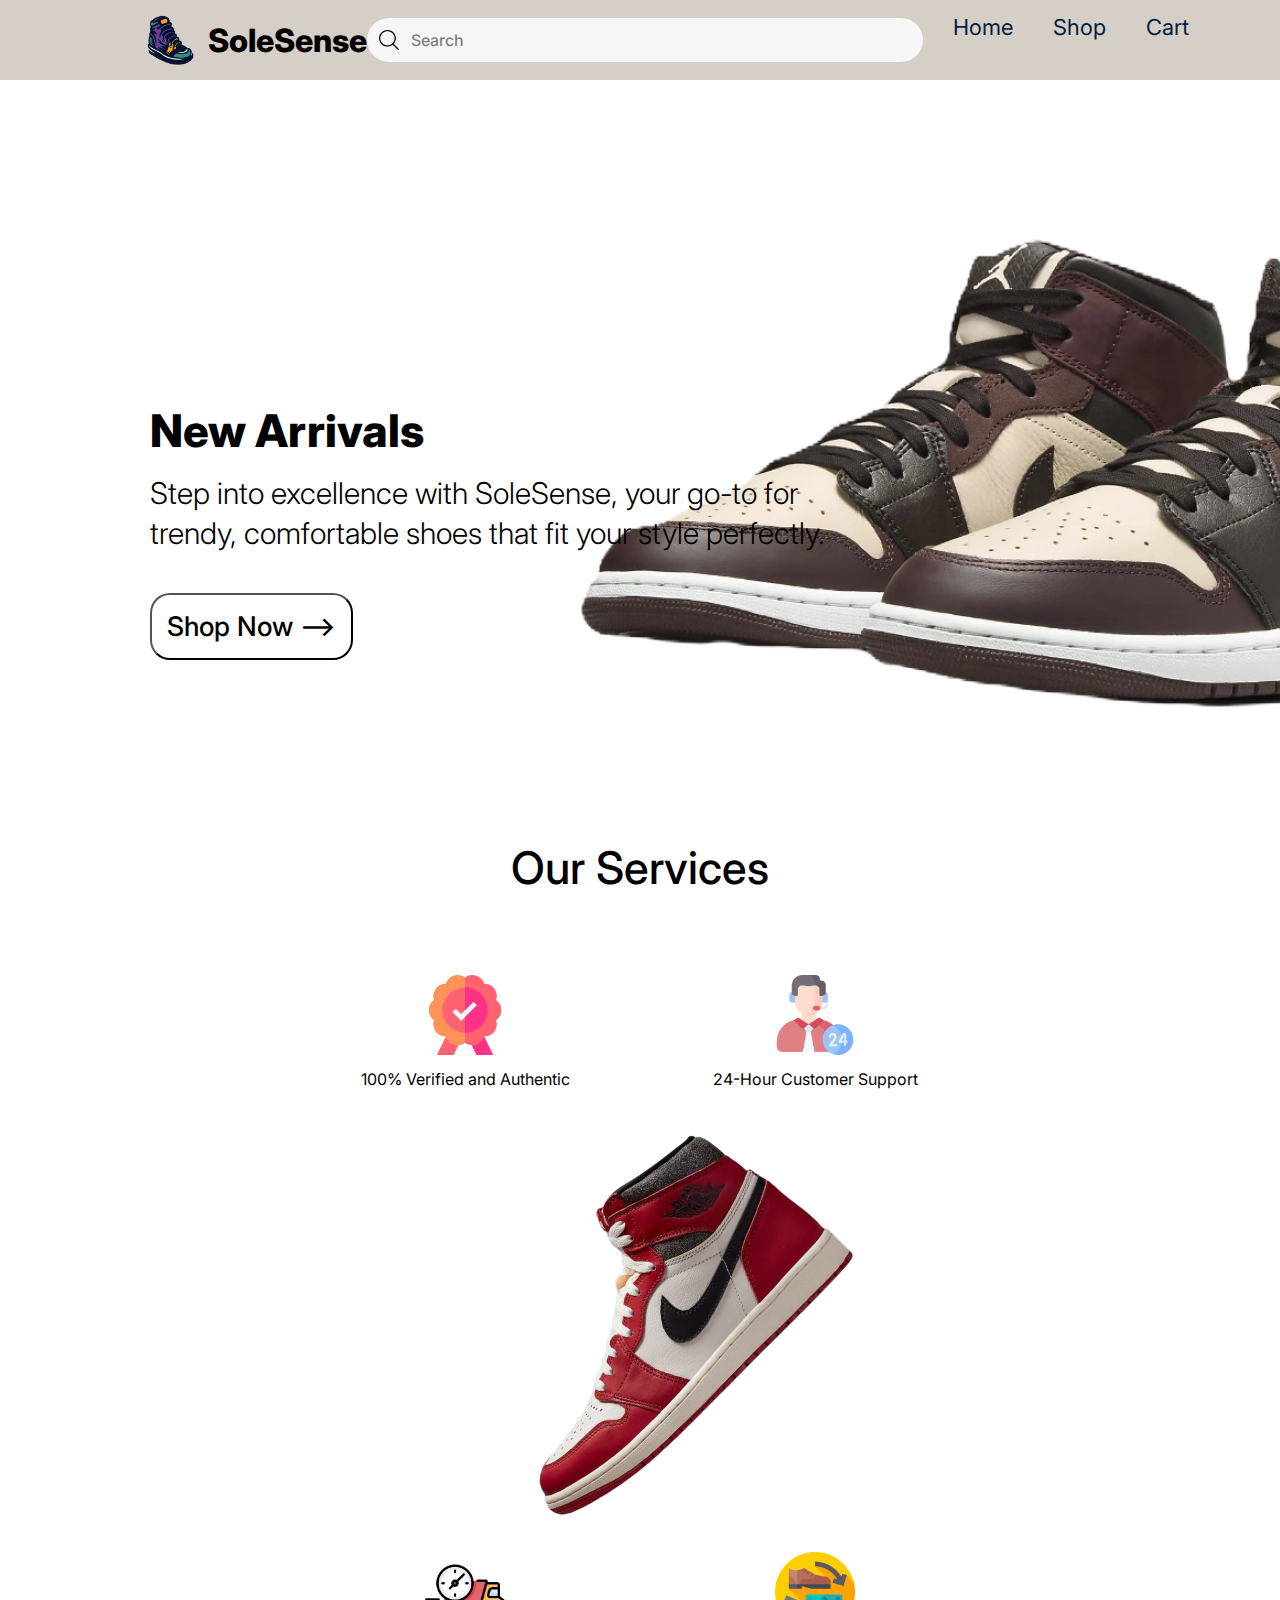
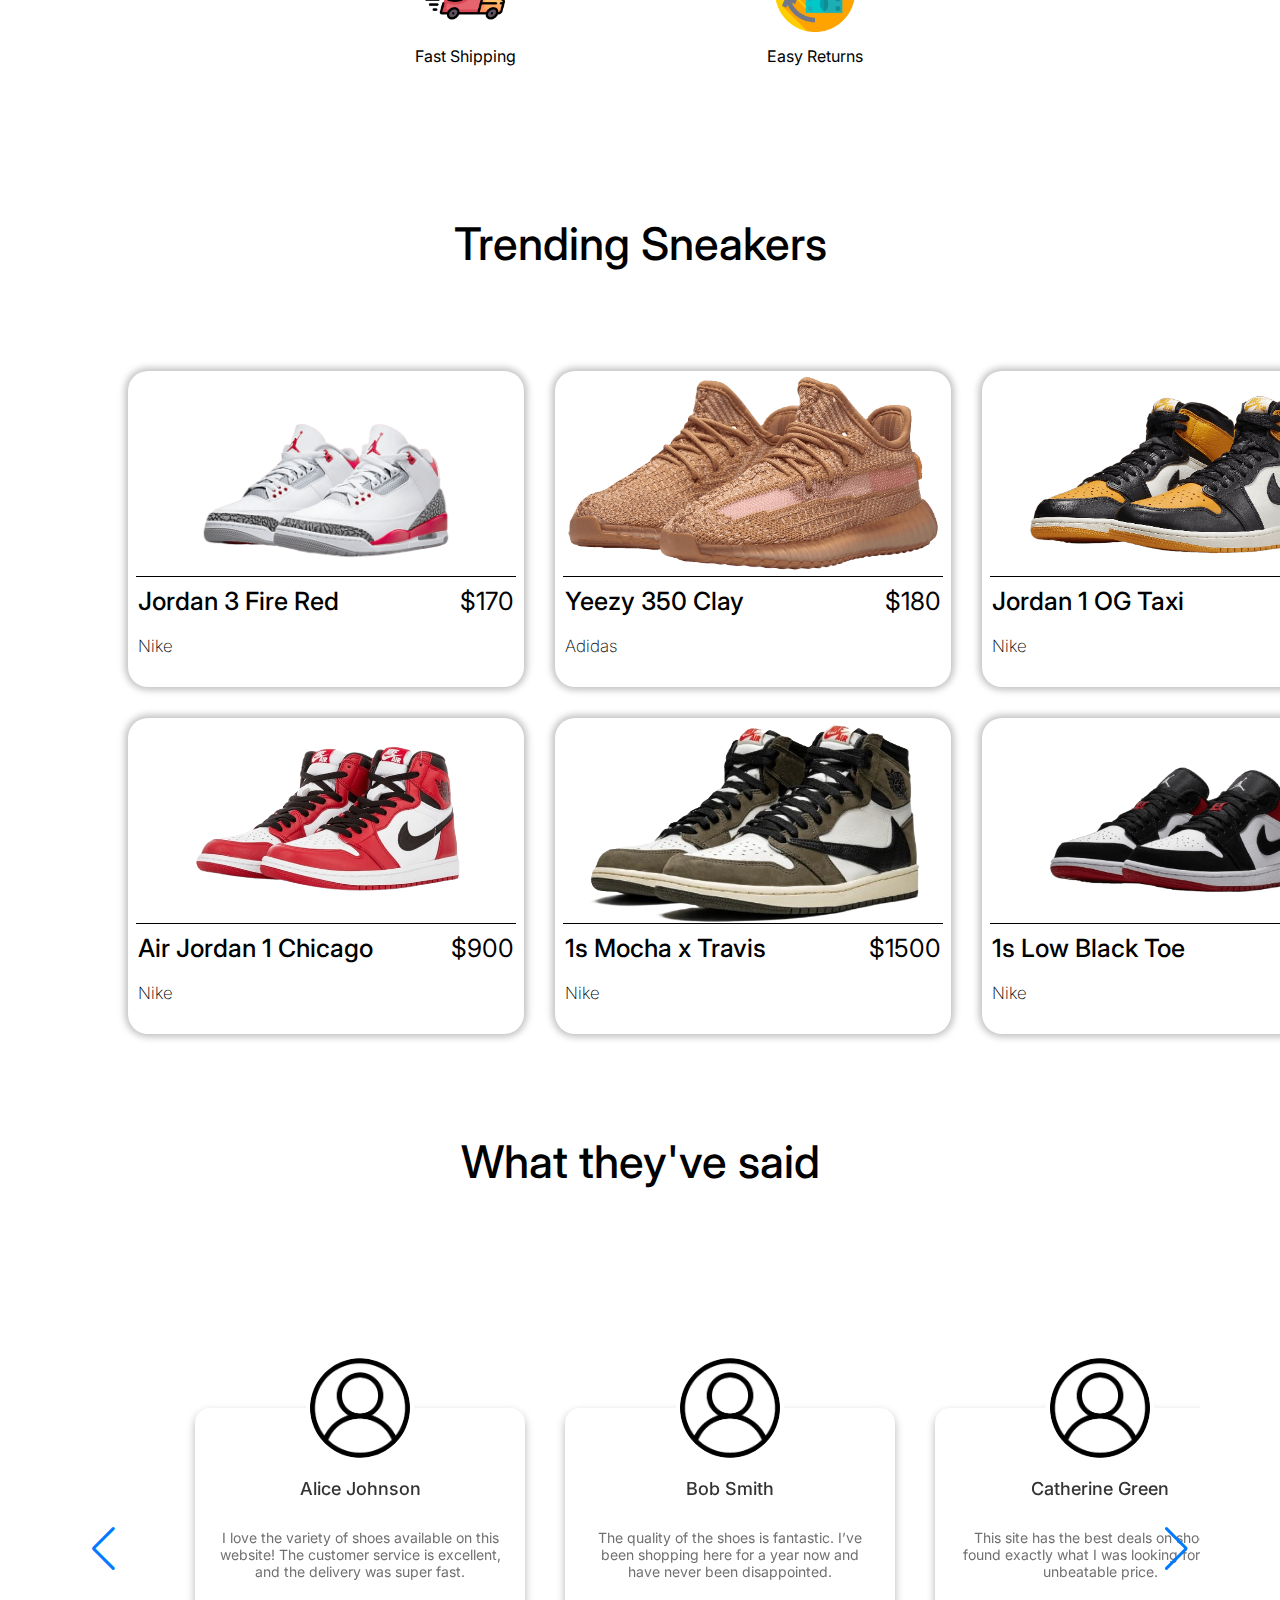
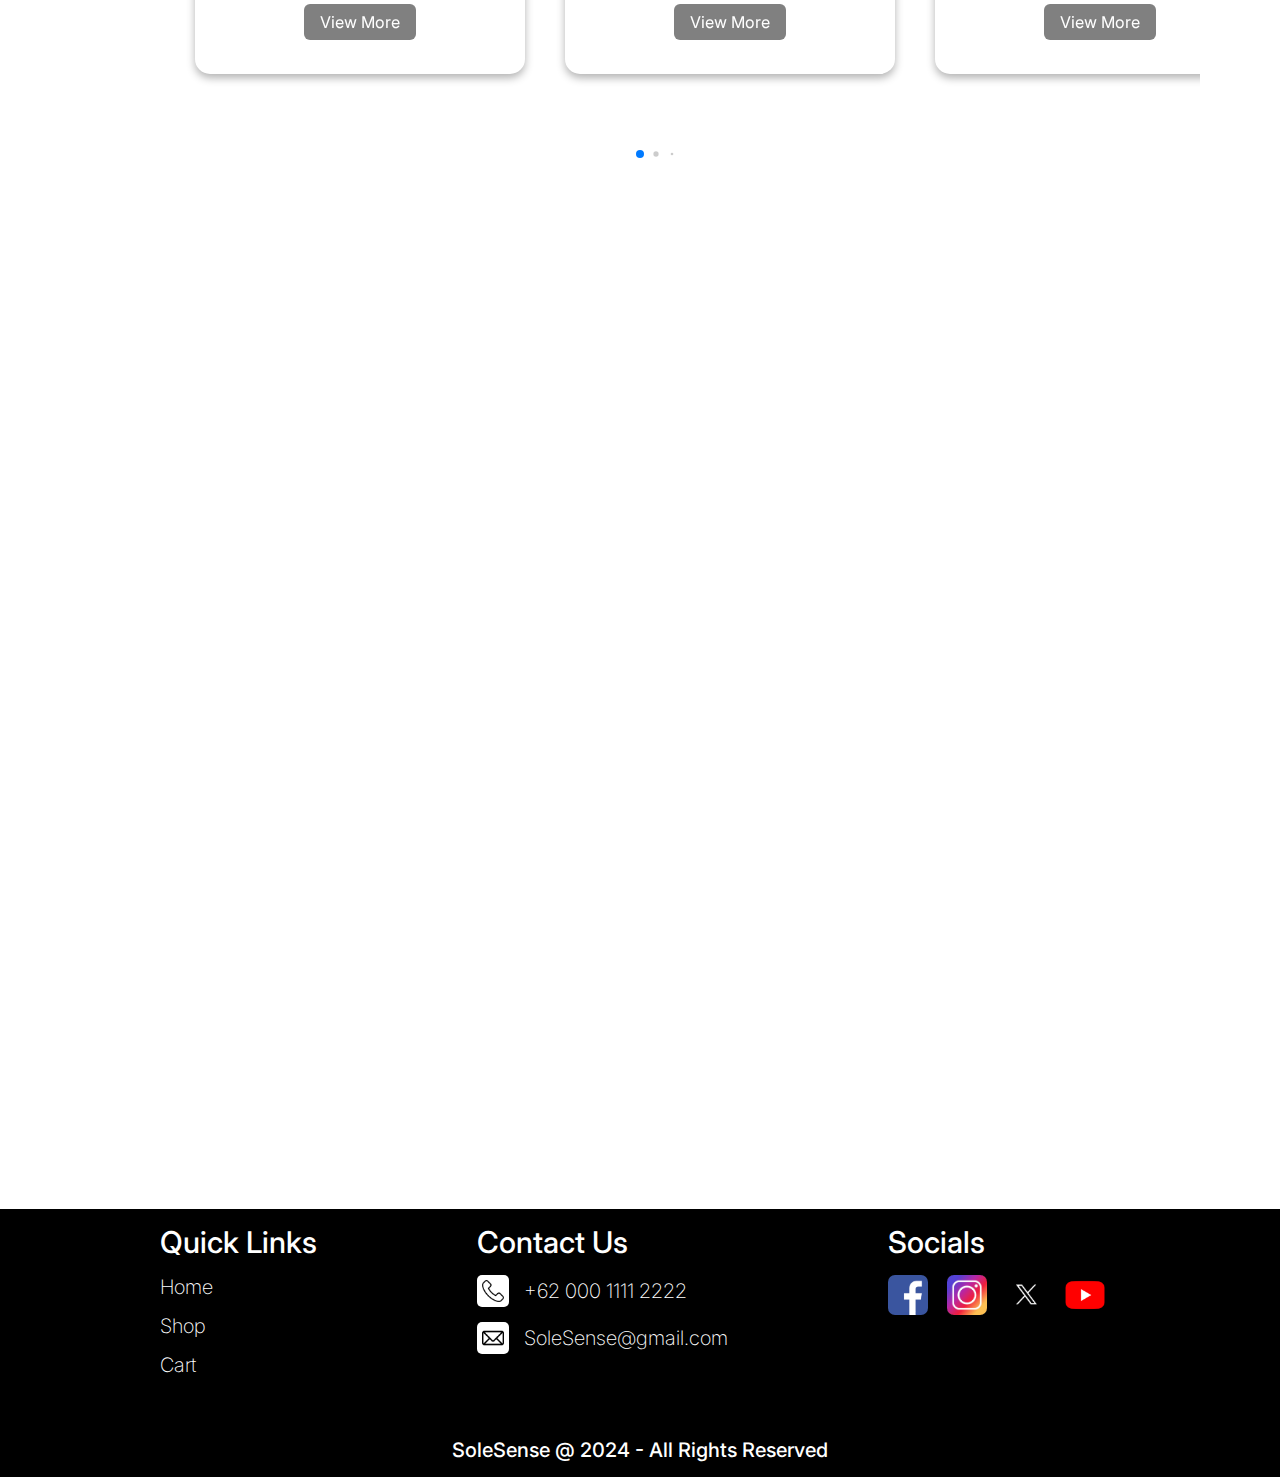
<file: index.html>
<!DOCTYPE html>
<html lang="en">

<head>
    <meta charset="UTF-8">
    <meta name="viewport" content="width=device-width, initial-scale=1.0">
    <title>SoleSense</title>
    <link rel="stylesheet" href="style.css">
    <link rel="stylesheet" href="swiper-bundle.min.css">
    <link rel="preconnect" href="https://fonts.googleapis.com">
    <link rel="preconnect" href="https://fonts.gstatic.com" crossorigin>
    <link href="https://fonts.googleapis.com/css2?family=Inter:wght@100..900&display=swap" rel="stylesheet">
</head>

<body>
    <div class="header">
        <nav class="nav">
            <img src="image/Assets/Brand Logo.png" alt="Brand Logo">
            <h1>SoleSense</h1>
            <form>
                <div class="search">
                    <img src="image/Assets/search-icon.png">
                    <input class="input" type="search" placeholder="Search">
                </div>
            </form>
            <ul class="nav-text">
                <li><a href="index.html">Home</a></li>
                <li><a href="shop.html">Shop</a></li>
                <li><a href="cart.html">Cart</a></li>
            </ul>
        </nav>
    </div>

    <div class="hero">
        <div class="hero-text">
            <h2>New Arrivals</h2>
            <p>Step into excellence with SoleSense, your go-to for<br> trendy, comfortable shoes that fit your style perfectly.</p>
            <button class="button-hero"><a href="shop.html">Shop Now --></a></button>
        </div>
        <img src="image/Assets/hero-image.png" alt="hero-image">
    </div>

    <section id="services">
        <h2>Our Services</h2>
        <div class="services-container">
            <div class="service-item">
                <img src="image/Our Services - Logo/Authentic.png" alt="Verified and Authentic">
                <p>100% Verified and Authentic</p>
            </div>
            <div class="service-item">
                <img src="image/Our Services - Logo/24 hour customer support.png" alt="Customer Support">
                <p>24-Hour Customer Support</p>
            </div>
            <div class="service-img">
                <img src="image/Our Services - Logo/Red Jordan.png" alt="Shoe" class="rotate">
            </div>
            <div class="service-item">
                <img src="image/Our Services - Logo/Fast Shipping.png" alt="Fast Shipping">
                <p>Fast Shipping</p>
            </div>
            <div class="service-item">
                <img src="image/Our Services - Logo/easy returns.png" alt="Easy Returns">
                <p>Easy Returns</p>
            </div>
        </div>
    </section>

    <div class="trending-sneakers">
        <h2 class="trending-sneakers-title">Trending Sneakers</h2>

        <div class="outer-container">

            <div class="trending-sneakers-container">
    
                <img src="image/Shoes/Jordan 3 Fire Red.png">
    
                <div class="trending-sneakers-content">
                    <h2>Jordan 3 Fire Red</h2>
                    <p>$170</p>
                </div>
    
                <p class="trending-sneakers-brand">Nike</p>
            </div>

            <div class="trending-sneakers-container">
    
                <img src="image/Shoes/Yeezy 350 Clay.png">
    
                <div class="trending-sneakers-content">
                    <h2>Yeezy 350 Clay</h2>
                    <p>$180</p>
                </div>
    
                <p class="trending-sneakers-brand">Adidas</p>
            </div>

            <div class="trending-sneakers-container">
    
                <img src="image/Shoes/Jordan 1 OG Taxi.png">
    
                <div class="trending-sneakers-content">
                    <h2>Jordan 1 OG Taxi</h2>
                    <p>$145</p>
                </div>
    
                <p class="trending-sneakers-brand">Nike</p>
            </div>

            <div class="trending-sneakers-container">
    
                <img src="image/Shoes/Air Jordan 1 Chicago.png">
    
                <div class="trending-sneakers-content">
                    <h2>Air Jordan 1 Chicago</h2>
                    <p>$900</p>
                </div>
    
                <p class="trending-sneakers-brand">Nike</p>
            </div>

            <div class="trending-sneakers-container">
    
                <img src="image/Shoes/1s Mocha x Travis.png">
    
                <div class="trending-sneakers-content">
                    <h2>1s Mocha x Travis</h2>
                    <p>$1500</p>
                </div>
    
                <p class="trending-sneakers-brand">Nike</p>
            </div>

            <div class="trending-sneakers-container">
    
                <img src="image/Shoes/1s Low Black Toe.png">
    
                <div class="trending-sneakers-content">
                    <h2>1s Low Black Toe</h2>
                    <p>$180</p>
                </div>
    
                <p class="trending-sneakers-brand">Nike</p>
            </div>
        </div>
    </div>

    <div class="testimony-section">
        <h2 class="testimony-title">What they've said</h2>
                <section class="testimony">
                    <div class="slide-container swiper">
                        <div class="slide-content">
                            <div class="card-wrapper swiper-wrapper">
                                <div class="card swiper-slide">
                                    <div class="image-content">
                                        <span class="overlay"></span>           
                                        <div class="card-image">
                                            <img src="image/testimonial/profile-image.jpg" alt="Profile 1" class="card-img">
                                        </div>
                                    </div>
                                    <div class="card-content">
                                        <h2 class="name">Alice Johnson</h2>
                                        <p class="description">I love the variety of shoes available on this website! The customer service is excellent, and the delivery was super fast.</p>
                                        <button class="button">View More</button>
                                    </div>
                                </div>
                                <div class="card swiper-slide">
                                    <div class="image-content">
                                        <span class="overlay"></span>
                                        <div class="card-image">
                                            <img src="image/testimonial/profile-image.jpg" alt="Profile 2" class="card-img">
                                        </div>
                                    </div>
                                    <div class="card-content">
                                        <h2 class="name">Bob Smith</h2>
                                        <p class="description">The quality of the shoes is fantastic. I’ve been shopping here for a year now and have never been disappointed.</p>
                                        <button class="button">View More</button>
                                    </div>
                                </div>
                                <div class="card swiper-slide">
                                    <div class="image-content">
                                        <span class="overlay"></span>
                                        <div class="card-image">
                                            <img src="image/testimonial/profile-image.jpg" alt="Profile 3" class="card-img">
                                        </div>
                                    </div>
                                    <div class="card-content">
                                        <h2 class="name">Catherine Green</h2>
                                        <p class="description">This site has the best deals on shoes! I found exactly what I was looking for at an unbeatable price.</p>
                                        <button class="button">View More</button>
                                    </div>
                                </div>
                                <div class="card swiper-slide">
                                    <div class="image-content">
                                        <span class="overlay"></span>
                                        <div class="card-image">
                                            <img src="image/testimonial/profile-image.jpg" alt="Profile 4" class="card-img">
                                        </div>
                                    </div>
                                    <div class="card-content">
                                        <h2 class="name">Daniel Lewis</h2>
                                        <p class="description">The user interface of the website is very intuitive. Shopping for shoes online has never been this easy and enjoyable.</p>
                                        <button class="button">View More</button>
                                    </div>
                                </div>
                                <div class="card swiper-slide">
                                    <div class="image-content">
                                        <span class="overlay"></span>
                                        <div class="card-image">
                                            <img src="image/testimonial/profile-image.jpg" alt="Profile 5" class="card-img">
                                        </div>
                                    </div>
                                    <div class="card-content">
                                        <h2 class="name">Emily White</h2>
                                        <p class="description">Fantastic website with a great collection of shoes. I’m always excited to see the new arrivals and discounts.</p>
                                        <button class="button">View More</button>
                                    </div>
                                </div>
                                <div class="card swiper-slide">
                                    <div class="image-content">
                                        <span class="overlay"></span>
                                        <div class="card-image">
                                            <img src="image/testimonial/profile-image.jpg" alt="Profile 6" class="card-img">
                                        </div>
                                    </div>
                                    <div class="card-content">
                                        <h2 class="name">Frank Harris</h2>
                                        <p class="description">I've bought several pairs of shoes from this site, and each time, the quality and fit were perfect. Highly recommended!</p>
                                        <button class="button">View More</button>
                                    </div>
                                </div>
                                <div class="card swiper-slide">
                                    <div class="image-content">
                                        <span class="overlay"></span>
                                        <div class="card-image">
                                            <img src="image/testimonial/profile-image.jpg" alt="Profile 7" class="card-img">
                                        </div>
                                    </div>
                                    <div class="card-content">
                                        <h2 class="name">Grace Kim</h2>
                                        <p class="description">The shoe selection is incredible, and the prices are very reasonable. I will definitely be back for more!</p>
                                        <button class="button">View More</button>
                                    </div>
                                </div>
                                <div class="card swiper-slide">
                                    <div class="image-content">
                                        <span class="overlay"></span>
                                        <div class="card-image">
                                            <img src="image/testimonial/profile-image.jpg" alt="Profile 8" class="card-img">
                                        </div>
                                    </div>
                                    <div class="card-content">
                                        <h2 class="name">Henry Adams</h2>
                                        <p class="description">Customer service was very helpful when I had questions about my order. The shoes arrived quickly and fit perfectly.</p>
                                        <button class="button">View More</button>
                                    </div>
                                </div>
                                <div class="card swiper-slide">
                                    <div class="image-content">
                                        <span class="overlay"></span>
                                        <div class="card-image">
                                            <img src="image/testimonial/profile-image.jpg" alt="Profile 9" class="card-img">
                                        </div>
                                    </div>
                                    <div class="card-content">
                                        <h2 class="name">Isabella Lee</h2>
                                        <p class="description">The entire shopping experience was smooth and hassle-free. I love the shoes I bought and will shop here again.</p>
                                        <button class="button">View More</button>
                                    </div>
                                </div>
                                <div class="card swiper-slide">
                                    <div class="image-content">
                                        <span class="overlay"></span>
                                        <div class="card-image">
                                            <img src="image/testimonial/profile-image.jpg" alt="Profile 10" class="card-img">
                                        </div>
                                    </div>
                                    <div class="card-content">
                                        <h2 class="name">Jack Turner</h2>
                                        <p class="description">Great website for shoe lovers! The descriptions are accurate, and the shoes are true to size. Very satisfied!</p>
                                        <button class="button">View More</button>
                                    </div>
                                </div>
                                <div class="card swiper-slide">
                                    <div class="image-content">
                                        <span class="overlay"></span>
                                        <div class="card-image">
                                            <img src="image/testimonial/profile-image.jpg" alt="Profile 11" class="card-img">
                                        </div>
                                    </div>
                                    <div class="card-content">
                                        <h2 class="name">Karen Clark</h2>
                                        <p class="description">Amazing collection and very competitive prices. I have found my go-to site for buying shoes online!</p>
                                        <button class="button">View More</button>
                                    </div>
                                </div>
                                <div class="card swiper-slide">
                                    <div class="image-content">
                                        <span class="overlay"></span>
                                        <div class="card-image">
                                            <img src="image/testimonial/profile-image.jpg" alt="Profile 12" class="card-img">
                                        </div>
                                    </div>
                                    <div class="card-content">
                                        <h2 class="name">Luke Brown</h2>
                                        <p class="description">The website is very user-friendly, and the shoe quality is exceptional. Delivery was prompt, and I’m very happy with my purchase.</p>
                                        <button class="button">View More</button>
                                    </div>
                                </div>
                            </div>
                        </div>
                        <div class="swiper-button-next swiper-navBtn"></div>
                        <div class="swiper-button-prev swiper-navBtn"></div>
                        <div class="swiper-pagination"></div>
                    </div>
                </section>
    </div>

    <footer>
        <div class="footer">
            <div class="footer-section-1">
                <h2>Quick Links</h2>

                <ul>
                    <li><a href="index.html">Home</a></li>
                    <li><a href="shop.html">Shop</a></li>
                    <li><a href="cart.html">Cart</a></li>
                </ul>
            </div>

            <div class="footer-section-2">
                <h2>Contact Us</h2>
            
                 <div class="footer-section-2-container-1">
                    <img src="image/Footer Image/telephone.png" alt="Telephone" class="telephone">
                     <p>+62 000 1111 2222</p>
                 </div>

                <div class="footer-section-2-container-2">
                    <img src="image/Footer Image/Email.png" alt="Email" class="email">
                    <p>SoleSense@gmail.com</p>
                </div>
            </div>

            <div class="footer-section-3">
                <h2>Socials</h2>

                <img src= "image/Footer Image/Facebook.png" alt="Facebook">
                <img src="image/Footer Image/Intagram.jpg" alt="Instagram">
                <img src= "image/Footer Image/Twitter.png" alt="Twitter">
                <img src="image/Footer Image/Youtube.png" alt="Youtube">
            </div>

            <p class="footer-bottom">SoleSense @ 2024 - All Rights Reserved</p>
        </div>
    </footer>

</body>

<script src="swiper-bundle.min.js"></script>

<script src="script.js"></script>

</html>
<!-- tes -->
</file>
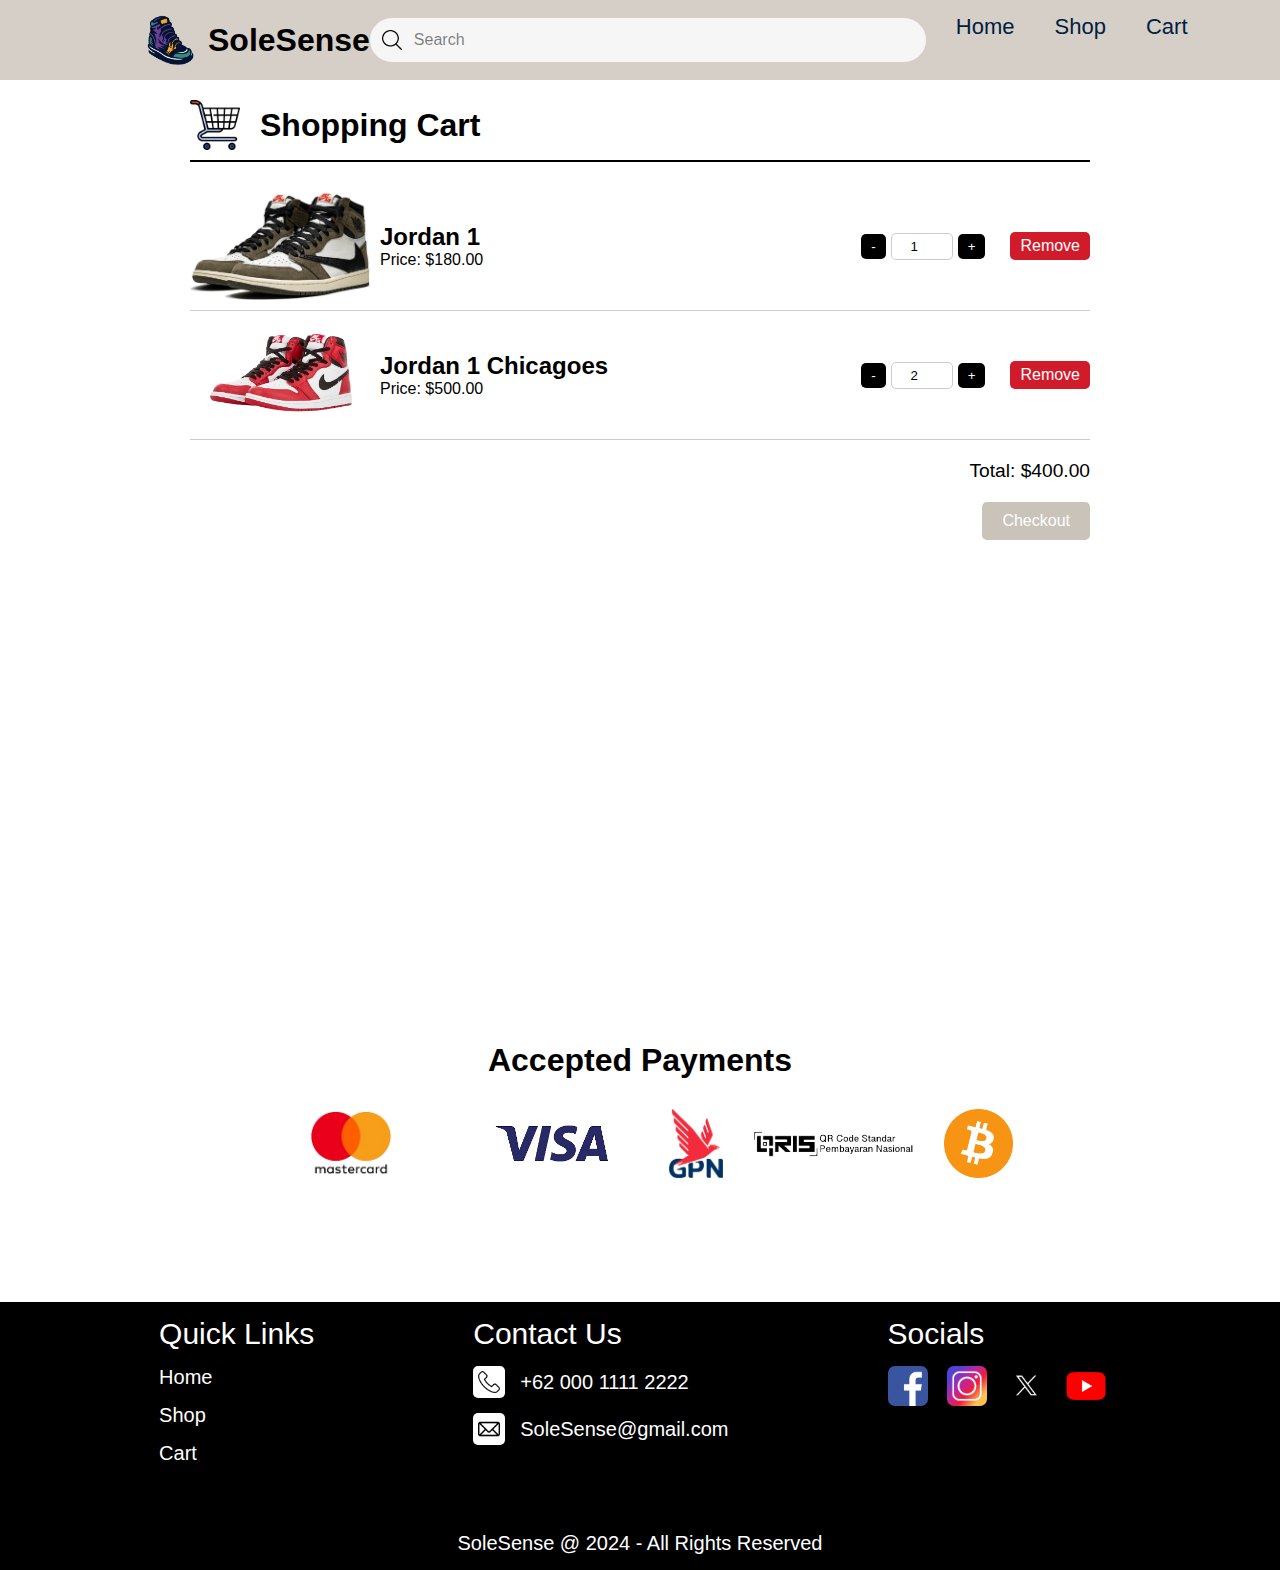
<file: cart.html>
<!DOCTYPE html>
<html lang="en">

<head>
    <meta charset="UTF-8">
    <meta name="viewport" content="width=device-width, initial-scale=1.0">
    <link rel="preconnect" href="https://fonts.googleapis.com">
    <link rel="preconnect" href="https://fonts.gstatic.com" crossorigin>
    <link
        href="https://fonts.googleapis.com/css2?family=Libre+Bodoni:ital,wght@0,400;0,500;0,600;1,400;1,500;1,600&family=Open+Sans:wght@300;400;500;600&family=Poppins:ital,wght@0,100;0,200;0,300;0,400;0,500;0,600;0,700;0,900;1,500&display=swap"
        rel="stylesheet">
    <link rel="stylesheet"
        href="https://fonts.googleapis.com/css2?family=Material+Symbols+Outlined:opsz,wght,FILL,GRAD@24,400,0,0" />
    <title>Cart</title>
    <link rel="stylesheet" href="style.css">
</head>

<body>

    <div class="header">
        <nav class="nav">
            <img src="image/Assets/Brand Logo.png" alt="Brand Logo">
            <h1>SoleSense</h1>
            <form>
                <div class="search">
                    <img src="image/Assets/search-icon.png">
                    <input class="input" type="search" placeholder="Search">
                </div>
            </form>
            <ul class="nav-text">
                <li><a href="index.html">Home</a></li>
                <li><a href="shop.html">Shop</a></li>
                <li><a href="cart.html">Cart</a></li>
            </ul>
        </nav>
    </div>

    <div class="cart-container">
        <div class="cart-header">
            <img src="img/Checkout/shopping-cart.png" alt="Shopping Cart">
            <h1>Shopping Cart</h1>
        </div>

        <div class="cart-item" data-item-id="1">
            <img src="Shoe Images/1s Mocha x Travis.jpg" alt="Shoe 1">
            <div class="cart-item-details">
                <h2>Jordan 1</h2>
                <p>Price: $180.00</p>
            </div>
            <div class="cart-item-quantity">
                <button onclick="changeQuantity(this, -1)">-</button>
                <input type="number" value="1" min="1" onchange="updateTotal()">
                <button onclick="changeQuantity(this, 1)">+</button>
            </div>
            <div class="cart-item-remove" onclick="removeItem(this)">Remove</div>
        </div>

        <div class="cart-item" data-item-id="2">
            <img src="Shoe Images/Air Jordan 1 Chicago.png" alt="Shoe 2">
            <div class="cart-item-details">
                <h2>Jordan 1 Chicagoes</h2>
                <p>Price: $500.00</p>
            </div>
            <div class="cart-item-quantity">
                <button onclick="changeQuantity(this, -1)">-</button>
                <input type="number" value="2" min="1" onchange="updateTotal()">
                <button onclick="changeQuantity(this, 1)">+</button>
            </div>
            <div class="cart-item-remove" onclick="removeItem(this)">Remove</div>
        </div>

        <div class="cart-total">
            Total: $<span id="cart-total">400.00</span>
        </div>

        <a href="#" class="checkout-button">Checkout</a>

        <div id="gap"></div>
        <div id="gap"></div>
        <div id="gap"></div>
        <div id="gap"></div>
        <div id="gap"></div>

        <div class="accepted-payments">
            <h2>Accepted Payments</h2>
            <img src="Checkout/Mastercard-removebg-preview.png" alt="Payment Method 1">
            <img src="Checkout/Visa-removebg-preview.png" alt="Payment Method 2">
            <img src="Checkout/GPN.png" alt="Payment Method 3">
            <img src="Checkout/qris-removebg-preview.png" alt="Payment Method 4">
            <img src="Checkout/Bitcoin.png" alt="Payment Method 5">
        </div>

        <div id="gap"></div>
    </div>

    <script src="script.js"></script>

    <footer>
        <div class="footer">
            <div class="footer-section-1">
                <h2>Quick Links</h2>

                <ul>
                    <li><a href="index.html">Home</a></li>
                    <li><a href="shop.html">Shop</a></li>
                    <li><a href="cart.html">Cart</a></li>
                </ul>
            </div>

            <div class="footer-section-2">
                <h2>Contact Us</h2>
            
                 <div class="footer-section-2-container-1">
                    <img src="image/Footer Image/telephone.png" alt="Telephone" class="telephone">
                     <p>+62 000 1111 2222</p>
                 </div>

                <div class="footer-section-2-container-2">
                    <img src="image/Footer Image/Email.png" alt="Email" class="email">
                    <p>SoleSense@gmail.com</p>
                </div>
            </div>

            <div class="footer-section-3">
                <h2>Socials</h2>

                <img src= "image/Footer Image/Facebook.png" alt="Facebook">
                <img src="image/Footer Image/Intagram.jpg" alt="Instagram">
                <img src= "image/Footer Image/Twitter.png" alt="Twitter">
                <img src="image/Footer Image/Youtube.png" alt="Youtube">
            </div>

            <p class="footer-bottom">SoleSense @ 2024 - All Rights Reserved</p>
        </div>
    </footer>

</body>

</html>
</file>
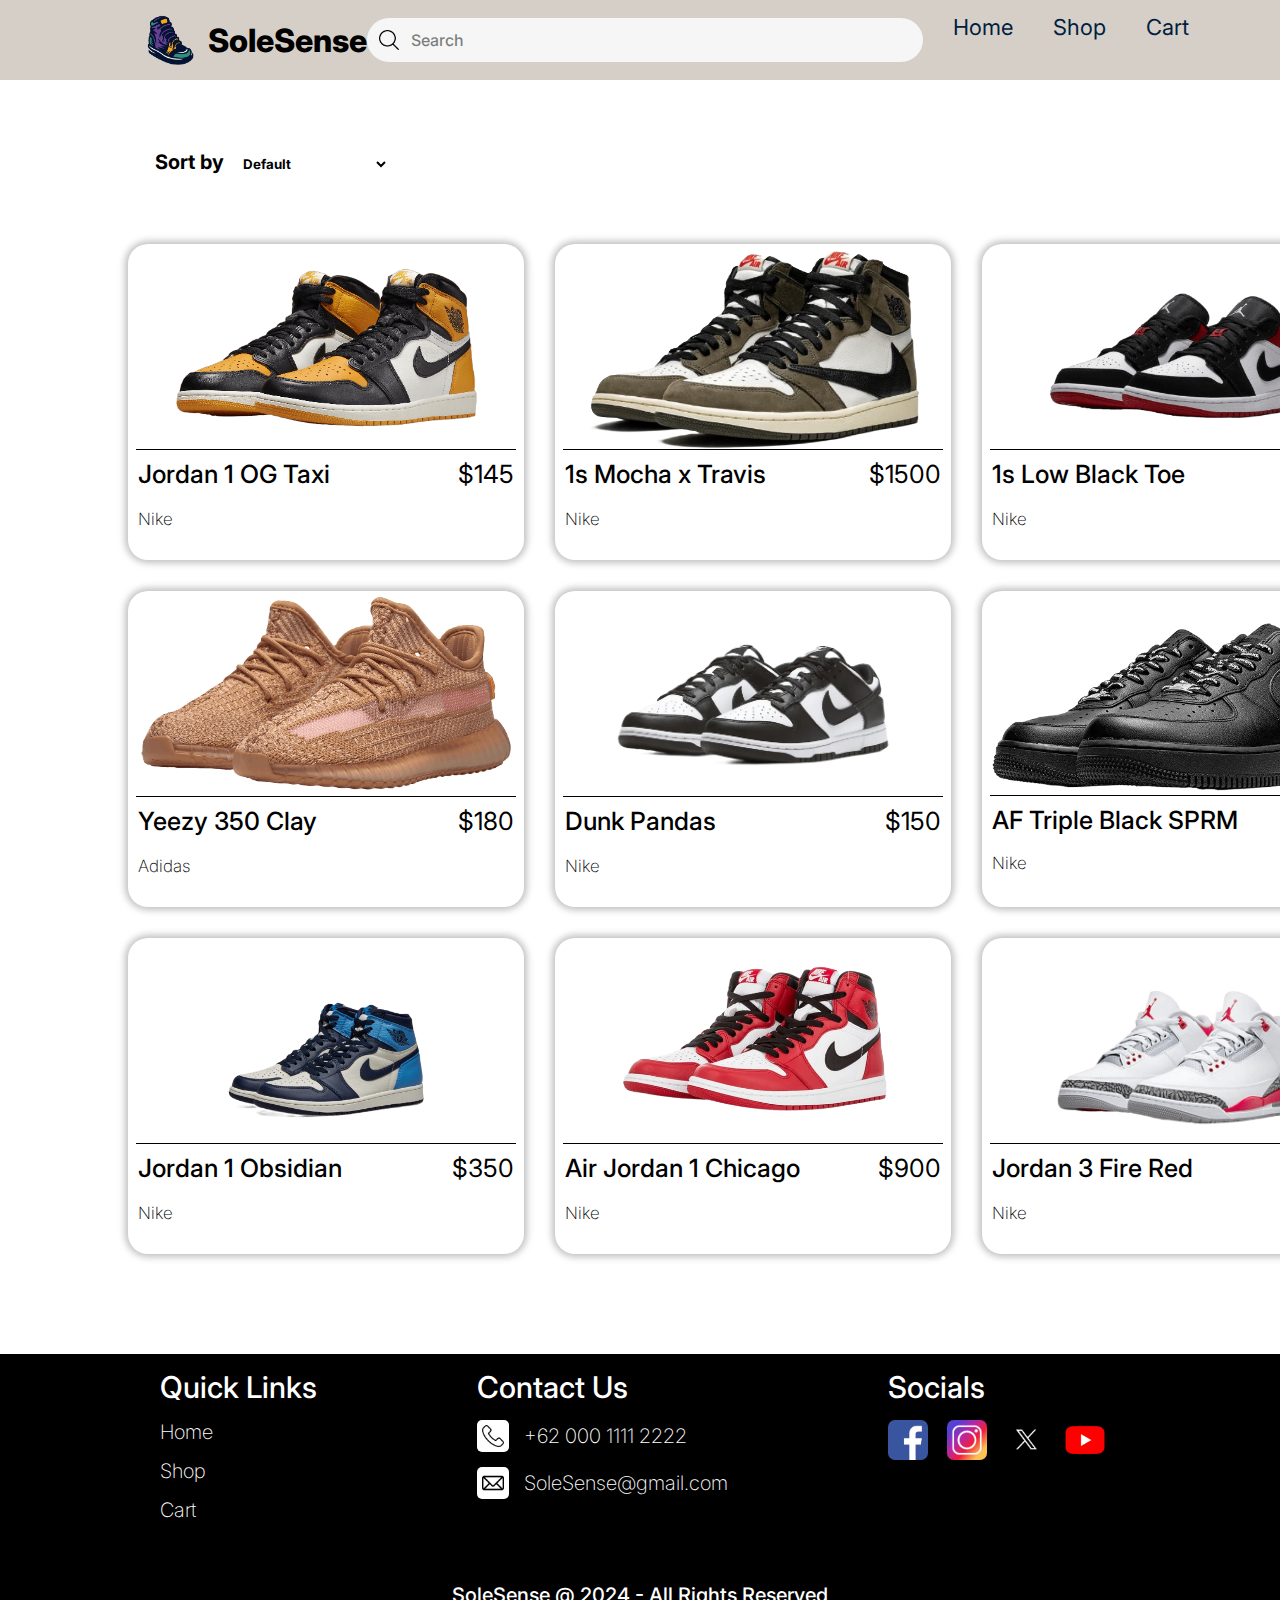
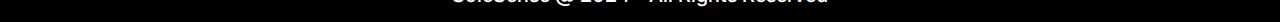
<file: shop.html>
<!DOCTYPE html>
<html lang="en">

<head>
    <meta charset="UTF-8">
    <meta name="viewport" content="width=device-width, initial-scale=1.0">
    <title>SoleSense</title>
    <script type="text/javascript" src="script.js"></script>
    <link rel="stylesheet" href="style.css">
    <link rel="preconnect" href="https://fonts.googleapis.com">
    <link rel="preconnect" href="https://fonts.gstatic.com" crossorigin>
    <link href="https://fonts.googleapis.com/css2?family=Inter:wght@100..900&display=swap" rel="stylesheet">
</head>

<body>
    <div class="header">
        <nav class="nav">
            <img src="image/Assets/Brand Logo.png" alt="Brand Logo">
            <h1>SoleSense</h1>
            <form>
                <div class="search">
                    <img src="image/Assets/search-icon.png">
                    <input class="input" type="search" placeholder="Search">
                </div>
            </form>
            <ul class="nav-text">
                <li><a href="index.html">Home</a></li>
                <li><a href="shop.html">Shop</a></li>
                <li><a href="cart.html">Cart</a></li>
            </ul>
        </nav>
    </div>

    <div class="filter">
        <span>Sort by</span>
        <select name="" id="select">
            <option value="Default">Default</option>
            <option value="LowtoHigh">Price : Low to High</option>
            <option value="HightoLow">Price : High to Low</option>
        </select>
    </div>

    <div class="shop">
            <div class="shop-container">

                <img src="image/Shoes/Jordan 1 OG Taxi.png">
    
                <div class="shop-content">
                    <h2>Jordan 1 OG Taxi</h2>
                    <p>$145</p>
                </div>
    
                <p class="shop-brand">Nike</p>
            </div>

            <div class="shop-container">

                <img src="image/Shoes/1s Mocha x Travis.png">
    
                <div class="shop-content">
                    <h2>1s Mocha x Travis</h2>
                    <p>$1500</p>
                </div>
    
                <p class="shop-brand">Nike</p>
            </div>

            <div class="shop-container">

                <img src="image/Shoes/1s Low Black Toe.png">
    
                <div class="shop-content">
                    <h2>1s Low Black Toe</h2>
                    <p>$180</p>
                </div>
    
                <p class="shop-brand">Nike</p>
            </div>

            <div class="shop-container">

                <img src="image/Shoes/Yeezy 350 Clay.png">
    
                <div class="shop-content">
                    <h2>Yeezy 350 Clay</h2>
                    <p>$180</p>
                </div>
    
                <p class="shop-brand">Adidas</p>
            </div>

            <div class="shop-container">

                <img src="image/Shoes/Dunk Pandas.png">
    
                <div class="shop-content">
                    <h2>Dunk Pandas</h2>
                    <p>$150</p>
                </div>
    
                <p class="shop-brand">Nike</p>
            </div>

            <div class="shop-container">

                    <img src="image/Shoes/AF Triple Black SPRM.png" class="triple">
        
                    <div class="triple shop-content">
                        <h2>AF Triple Black SPRM</h2>
                        <p>$180</p>
                    </div>
        
                    <p class="triple-shop-brand">Nike</p>
            
            </div>

            <div class="shop-container">

                <img src="image/Shoes/Jordan 1 Obsidian.png">
    
                <div class="shop-content">
                    <h2>Jordan 1 Obsidian</h2>
                    <p>$350</p>
                </div>
    
                <p class="shop-brand">Nike</p>
            </div>

            <div class="shop-container">

                <img src="image/Shoes/Air Jordan 1 Chicago.png">
    
                <div class="shop-content">
                    <h2>Air Jordan 1 Chicago</h2>
                    <p>$900</p>
                </div>
    
                <p class="shop-brand">Nike</p>
            </div>

            <div class="shop-container">

                <img src="image/Shoes/Jordan 3 Fire Red.png">
    
                <div class="shop-content">
                    <h2>Jordan 3 Fire Red</h2>
                    <p>$170</p>
                </div>
    
                <p class="shop-brand">Nike</p>
            </div>
    </div>

    <footer>
        <div class="footer">
            <div class="footer-section-1">
                <h2>Quick Links</h2>

                <ul>
                    <li><a href="index.html">Home</a></li>
                    <li><a href="shop.html">Shop</a></li>
                    <li><a href="cart.html">Cart</a></li>
                </ul>
            </div>

            <div class="footer-section-2">
                <h2>Contact Us</h2>
            
                 <div class="footer-section-2-container-1">
                    <img src="image/Footer Image/telephone.png" alt="Telephone" class="telephone">
                     <p>+62 000 1111 2222</p>
                 </div>

                <div class="footer-section-2-container-2">
                    <img src="image/Footer Image/Email.png" alt="Email" class="email">
                    <p>SoleSense@gmail.com</p>
                </div>
            </div>

            <div class="footer-section-3">
                <h2>Socials</h2>

                <img src= "image/Footer Image/Facebook.png" alt="Facebook">
                <img src="image/Footer Image/Intagram.jpg" alt="Instagram">
                <img src= "image/Footer Image/Twitter.png" alt="Twitter">
                <img src="image/Footer Image/Youtube.png" alt="Youtube">
            </div>

            <p class="footer-bottom">SoleSense @ 2024 - All Rights Reserved</p>
        </div>
    </footer>

</body>

</html>
</file>
<file: style.css>
* {
  padding: 0;
  margin: 0;
  font-family: "Inter", sans-serif;
}

.nav {
  display: flex;
  padding: 0px 10%;
  align-items: center;
  justify-content: space-between;
  background-color: rgb(214, 207, 199);
}

.nav img {  
  width: 80px;
  height: 80px;
}

.nav h1 {
  font-weight: 800;
  font-size: 32px;
}

.nav ul {
  display: flex;
}

.nav ul li {
  justify-content: right;
  padding: 10px;
  list-style-type: none;
  font-size: 22px;
  font-weight: 400;
}

.nav ul li a {
  text-decoration: none;
  color: #00203fff;
  margin: 10px;
  position: relative;
  padding: 0px 10px;
}

.nav ul li a::after {
  content: "";
  width: 0;
  height: 3px;
  background: black;
  position: absolute;
  left: 0;
  bottom: -5px;
  transition: 0.5s;
}

nav ul li a:hover::after {
  width: 100%;
}

.search {
  --padding: 12px;
  width: max-content;
  display: flex;
  align-items: center;
  padding: var(--padding);
  border-radius: 28px;
  background: #f6f6f6;
  transition: box-shadow 0.25s;
}

.search img {
  width: 20px;
  height: auto;
}

.search:focus-within {
  box-shadow: 0 0 2px rgba(0, 0, 0, 0.75);
}

.input {
  font-size: 16px;
  font-weight: 500;
  color: #333333;
  margin-left: var(--padding);
  outline: none;
  border: none;
  background: transparent;
  width: 500px;
}

.input::placeholder {
  color: rgba(0, 0, 0, 0.5);
}

.paragraph {
  position: relative;
}

.button-hero {
  padding: 10px 20px;
  font-weight: 500;
  font-style: normal;
}

.featured {
  position: relative;
  top: 400px;
  left: 420px;
}

.trending-sneakers {
  position: relative;
  bottom: 900px;
}

.trending-sneakers-title,
.testimony-title {
  font-weight: 500;
  font-size: 45px;
  text-align: center;
}

.shop,
.outer-container {
  width: 80%;
  margin: 100px auto;
  display: grid;
  grid-template-columns: 1fr 1fr 1fr;
  gap: 31px;
}

.shop-container,
.trending-sneakers-container {
  background-color: white;
  width: 386px;
  height: 306px;
  /* border: 5px solid green; */
  box-shadow: 0px 0px 7px 3px rgba(0, 0, 0, 0.25);
  border-radius: 20px;
  text-align: center;
  padding: 5px;
}

.shop-container img,
.trending-sneakers-container img {
  width: 380px;
  height: auto;
  max-height: 200px;
  border-bottom: 1px solid black;
  object-fit: contain;
}

.triple,
.triple-shop-brand {
  position: relative;
  top: 27px;
}

.triple-shop-brand {
  position: relative;
  top: 40px;
  font-size: 17px;
  font-weight: 200;
  text-align: left;
  margin-left: 5px;

}

.shop-content,
.trending-sneakers-content {
  display: flex;
  justify-content: space-between;
  margin: 5px;
}

.shop-content h2,
.trending-sneakers-content h2 {
  font-size: 25px;
  font-weight: 500;
}

.shop-content p,
.trending-sneakers-content p {
  font-size: 25px;
  font-weight: 400;
}

.shop-brand,
.trending-sneakers-brand {
  position: relative;
  top: 15px;
  font-size: 17px;
  font-weight: 200;
  text-align: left;
  margin-left: 5px;
}

.hero {
  display: flex;
  margin: 150px auto;
  overflow-x: hidden;
}

.hero-text {
  position: absolute;
  left: 150px;
  bottom: 240px;
  z-index: 1;
}

.hero img {
  position: relative;
  bottom: 550px;
  left: 500px;
  z-index: 0;
}

.hero-text h2 {
  font-size: 45px;
  font-weight: 800;
  margin-bottom: 15px;
}

.hero-text p {
  font-size: 30px;
  font-weight: 300;
  line-height: 40px;
}

.hero-text button {
  outline: black;
  font-size: 27px;
  font-weight: 500;
  padding: 15px;
  border-radius: 20px;
  background-color: white;
  cursor: pointer;
  margin-top: 40px;
}

.hero-text a {
  text-decoration: none;
  color: black;
}

#services {
  text-align: center;
  padding: 50px 0;
  position: relative;
  bottom: 1000px;
}

#services h2 {
  font-weight: 500;
  font-size: 45px;
  margin-bottom: 80px;
}

.services-container {
  display: flex;
  justify-content: center;
  align-items: center;
  flex-wrap: wrap;
  gap: 100px; /* Increased gap for more space */
}

.service-item {
  flex: 1;
  min-width: 200px;
  max-width: 250px;
  text-align: center;
}

.service-item img {
  width: 80px;
  height: 80px;
  margin-bottom: 10px;
}

.service-img {
  flex: 1 1 100%;
  display: flex;
  justify-content: center;
  align-items: center;
  margin: 20px 0; /* Added margin for more space */
}

.service-img img {
  width: 400px; /* Increased size of the shoe */
  max-width: 100%;
}

.rotate {
  transform: rotate(-45deg);
}

.testimony {
  min-height: 80vh;
  display: flex;
  align-items: center;
  justify-content: center;
  background-color: #fff;
}
.slide-container {
  max-width: 1120px;
  width: 100%;
  padding: 40px 0;
  position: relative;
  /* height: 100vh; */
}

.slide-content {
  margin: 0 40px;
  border-radius: 25px;
  overflow: visible;
}

.card-wrapper {
  display: flex;
  padding: 60px;
}

.card {
  background-color: #fff;
  border-radius: 15px;
  box-shadow: 0 4px 8px rgba(0, 0, 0, 0.3);
  overflow: visible;
  text-align: center;
  width: 300px;
  margin: 15px;
  padding-top: 50px;
  position: relative;
  transition: transform 0.3s ease-in-out;
}

.card:hover {
  transform: scale(1.05);
}

.image-content {
  position: absolute;
  top: 0;
  left: 50%;
  transform: translate(-50%, -50%);
  width: 100%;
  display: flex;
  justify-content: center;
  align-items: center;

}

.card-image {
  width: 100px;
  height: 100px;
  border-radius: 50%;
  overflow: hidden;
  border: 4px solid white;
}

.card-img {
  width: 100%;
  height: 100%;
  object-fit: cover;
}

.card-content {
  padding: 20px;
}

.name {
  font-size: 18px;
  font-weight: 500;
  color: #333;
  margin-bottom: 30px;
}

.description {
  font-size: 14px;
  color: #707070;
  text-align: center;
  margin-bottom: 10px;
}

.button {
  border: none;
  font-size: 16px;
  color: #fff;
  padding: 8px 16px;
  background-color: grey;
  border-radius: 6px;
  margin: 14px;
  cursor: pointer;
  transition: all 0.3s ease;
}

.button:hover {
  background: black;
  color: #fff;
}

.swiper-navBtn {
  color: black;
  transition: color 0.3s ease;
}
.swiper-navBtn:hover {
  color: grey;
}
.swiper-navBtn::before,
.swiper-navBtn::after {
  font-size: 35px;
}
.swiper-button-next {
  right: 0;
}
.swiper-button-prev {
  left: 0;
}
.swiper-pagination-bullet {
  background-color: grey;
  opacity: 1;
}
.swiper-pagination-bullet-active {
  background-color: black;
}

@media screen and (max-width: 768px) {
  .slide-content {
    margin: 0 10px;
  }

  .swiper-navBtn {
    display: none;
  }
}

.testimony-section {
  position: relative;
  bottom: 900px;
}

.footer {
  position: relative;
  width: 100%;
  height: 268px;
  background-color: black;
  display: flex;
  justify-content: space-evenly;
}

.footer-section-1 h2,
.footer-section-2 h2,
.footer-section-3 h2 {
  margin-top: 15px;
  color: white;
  font-size: 30px;
  font-weight: 500;
}

.footer-section-1 ul li {
  list-style-type: none;
  margin: 15px 0px;
}

.footer-section-1 ul li a {
  text-decoration: none;
  color: white;
  font-size: 20px;
  font-weight: 200;
}

.footer-section-2 p {
  color: white;
  font-size: 20px;
  font-weight: 200;
}

.footer-section-2-container-1,
.footer-section-2-container-2 {
  margin-top: 15px;
  display: flex;
  align-items: center;
}

.email,
.telephone {
  background-color: white;
  border-radius: 5px;
  padding: 5px;
  width: 22px;
  height: 22px;
  margin-right: 15px;
}

.footer-section-3 img {
  width: 40px;
  height: 40px;
  border-radius: 7px;
  margin-right: 15px;
  margin-top: 15px;
  margin-bottom: 15px;
}

.footer-bottom {
  position: absolute;
  bottom: 0;
  color: white;
  font-weight: 500;
  font-size: 20px;
  margin: 15px;
}

@media screen and (max-width: 600px) {
  .nav {
    flex-direction: column;
    gap: 20px;
  }

  .hero {
    flex-direction: column;
  }
}

.filter {
  padding: 20px;
  font-size: 20px;
  font-weight: bold;
  position: relative;
  top: 50px;
  left: 135px;
}

.filter select{
  width: 160px;
  padding: 0 0 0 10px;
  border: none;
  outline: none;
  font-weight: bold;
  color: black;
  background: transparent;
  cursor: pointer;
}

.cart-container {
  max-width: 900px;
  margin: 0 auto;
  padding: 20px;
}
.cart-header {
  display: flex;
  align-items: center;
  border-bottom: 2px solid black;
  padding-bottom: 10px;
  margin-bottom: 20px;
}
.cart-header img {
  width: 50px;
  height: auto;
  margin-right: 20px;
}
.cart-item {
  display: flex;
  justify-content: space-between;
  align-items: center;
  border-bottom: 1px solid #ccc;
  padding: 10px 0;
}
.cart-item img {
  width: 180px;
  height: auto;
}
.cart-item-details {
  flex: 1;
  padding-left: 10px;
}
.cart-item-quantity {
  display: flex;
  align-items: center;
  margin-right: 20px;
}
.cart-item-quantity button {
  background-color: black;
  color: white;
  border: none;
  padding: 5px 10px;
  margin: 0 5px;
  cursor: pointer;
  border-radius: 5px;
}
.cart-item-quantity button:hover {
  background-color: #333;
}
.cart-item-quantity input {
  width: 50px;
  text-align: center;
  border: 1px solid #ccc;
  border-radius: 5px;
  padding: 5px;
}
.cart-item-remove {
  background-color: #d11a2a;
  color: white;
  padding: 5px 10px;
  border-radius: 5px;
  cursor: pointer;
}
.cart-item-remove:hover {
  background-color: #a3141e;
}
.cart-total {
  text-align: right;
  font-size: 1.2em;
  margin-top: 20px;
}
.checkout-button {
  display: inline-block;
  background-color: #C9C3B9;
  color: white;
  padding: 10px 20px;
  border: none;
  border-radius: 5px;
  cursor: pointer;
  text-align: center;
  text-decoration: none;
  margin-top: 20px;
  float: right;
}
.checkout-button:hover {
  background-color: #A29C91;
}
.accepted-payments {
  margin-top: 60px;
  text-align: center;
}
.accepted-payments h2 {
  margin-bottom: 30px;
  font-size: 2em;
}
.accepted-payments img {
  height: 69px;
  width: auto;
  margin-right: 20px;
}
.accepted-payments img:last-child {
  margin-right: 0;
}

#gap {
  height: 100px;
}
</file>
